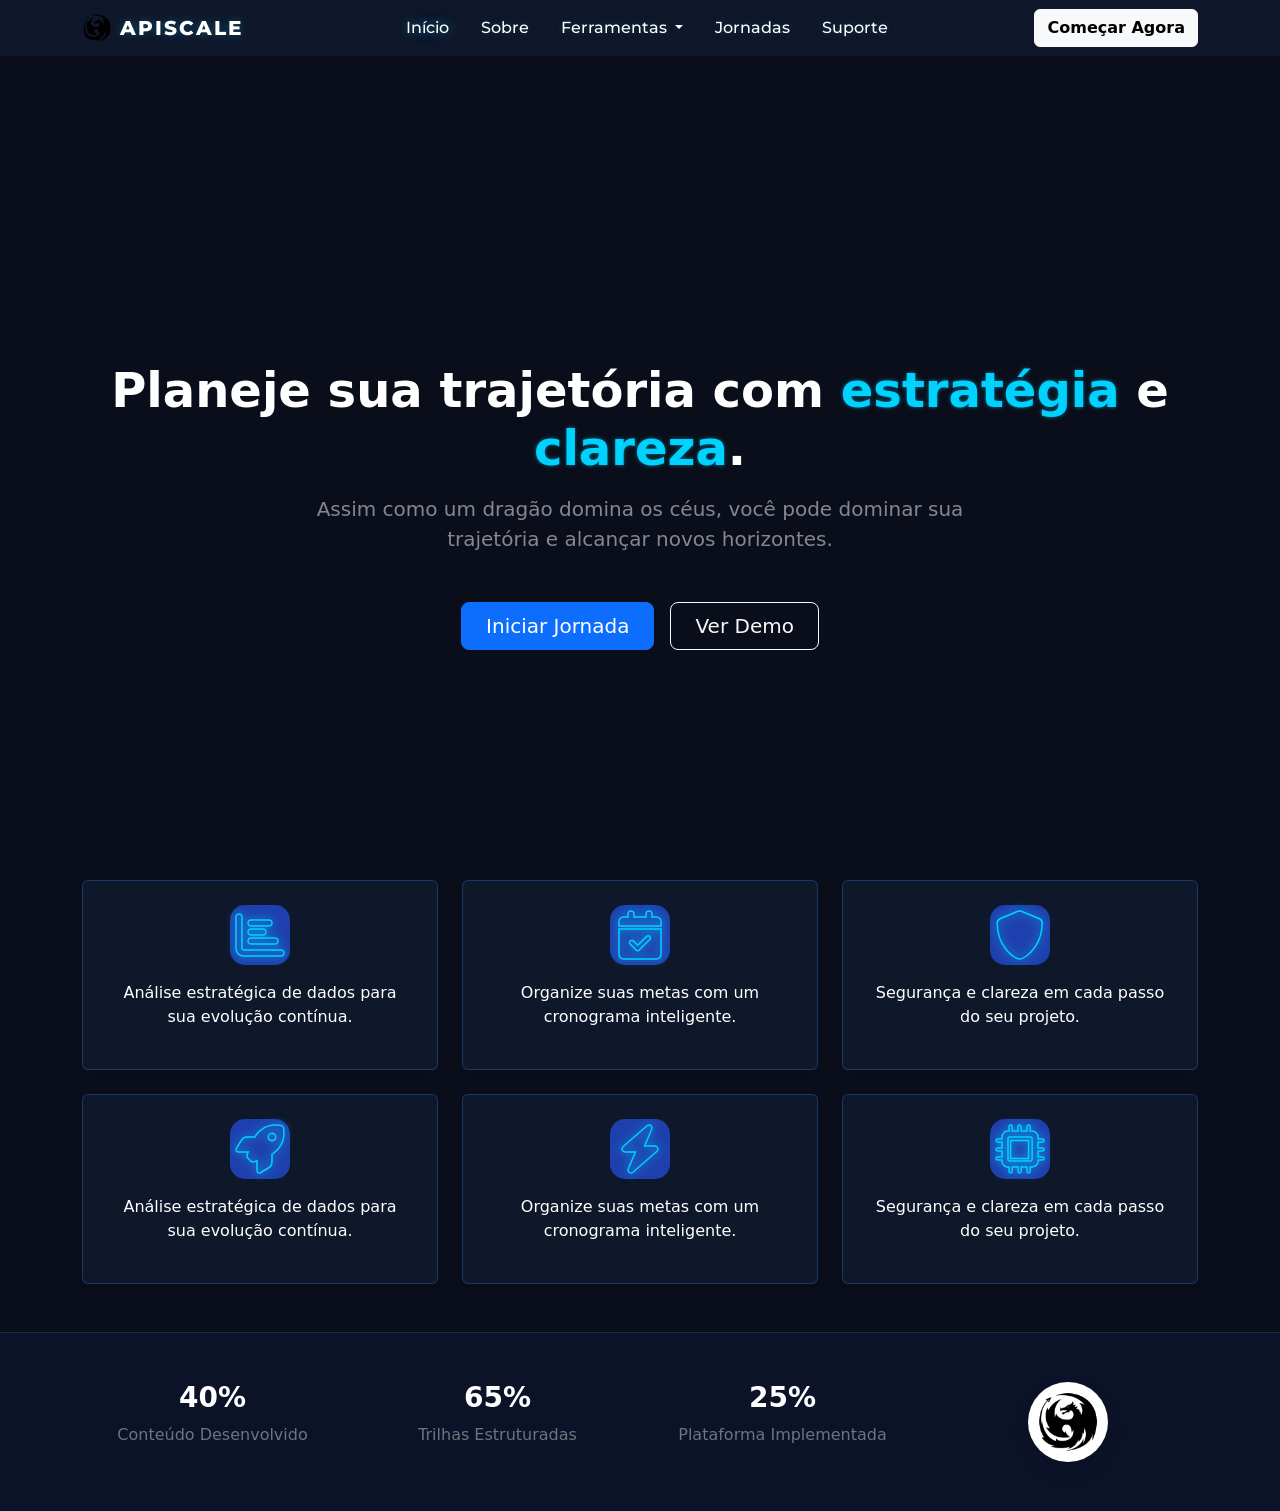
<file: index.html>
<!DOCTYPE html>
<html lang="pt-BR">

<head>
    <meta charset="UTF-8">
    <meta name="viewport" content="width=device-width, initial-scale=1.0">
    <title>Apiscale</title>


    <link rel="icon" type="image/x-icon" href="img/dragao.png">

    <link rel="stylesheet" href="https://cdn.jsdelivr.net/npm/bootstrap-icons@1.13.1/font/bootstrap-icons.min.css">
    <link href="https://cdn.jsdelivr.net/npm/bootstrap@5.3.3/dist/css/bootstrap.min.css" rel="stylesheet">
    <link rel="stylesheet" href="https://cdnjs.cloudflare.com/ajax/libs/font-awesome/6.0.0/css/all.min.css">
    <link href="https://fonts.googleapis.com/css2?family=Montserrat:wght@700;800&display=swap" rel="stylesheet">
    <link rel="stylesheet" href="style.css">
</head>

<body>

    <nav class="navbar navbar-expand-lg bg-dark sticky-top" data-bs-theme="dark">
        <div class="container">
            <a class="navbar-brand d-flex align-items-center gap-2" href="#">
                <img src="img/dragao.png" alt="Logo Apiscale" width="30" height="30">
                <span class="brand-text">APISCALE</span>
            </a>

            <button class="navbar-toggler" type="button" data-bs-toggle="collapse" data-bs-target="#navbarNav">
                <span class="navbar-toggler-icon"></span>
            </button>

            <div class="collapse navbar-collapse" id="navbarNav">
                <ul class="navbar-nav mx-auto gap-lg-3">
                    <li class="nav-item"><a class="nav-link active" href="#">Início</a></li>
                    <li class="nav-item"><a class="nav-link text-white" href="#">Sobre</a></li>
                    <li class="nav-item dropdown">
                        <a class="nav-link dropdown-toggle text-white" href="#" role="button" data-bs-toggle="dropdown">
                            Ferramentas
                        </a>
                        <ul class="dropdown-menu p-2" style="min-width: 15rem; width: max-content;">
                            <div class="row g-0">
                                <div class="col-6">
                                    <li><a class="dropdown-item" href="#"><i class="bi bi-1-square"></i>Ferramenta 1</a>
                                    </li>
                                    <li><a class="dropdown-item" href="#"><i class="bi bi-amazon"></i>Ferramenta 2</a>
                                    </li>
                                    <li><a class="dropdown-item" href="#"><i class="bi bi-at"></i>Ferramenta 3</a></li>
                                </div>
                                <div class="col-6">
                                    <li><a class="dropdown-item" href="#"><i class="bi bi-badge-4k"></i>Ferramenta 4</a>
                                    </li>
                                    <li><a class="dropdown-item" href="#"><i class="bi bi-backpack"></i>Ferramenta 5</a>
                                    </li>
                                    <li><a class="dropdown-item" href="#"><i class="bi bi-award"></i>Ferramenta 6</a>
                                    </li>
                                </div>
                        </ul>
                    </li>
                    <li class="nav-item"><a class="nav-link text-white" href="#">Jornadas</a></li>
                    <li class="nav-item"><a class="nav-link text-white" href="#">Suporte</a></li>
                </ul>
                <button type="button" class="btn btn-light fw-bold">Começar Agora</button>
            </div>
        </div>
    </nav>

    <main>

        <section class="hero-fixed py-5 text-center">
            <div class="container py-5">
                <h1 class="display-5 fw-bold mb-3 text-white">
                    Planeje sua trajetória com <span class="text-primary-emphasis">estratégia</span> e <span
                        class="text-primary-emphasis">clareza</span>.
                </h1>
                <p class="lead text-white-50 mb-5 mx-auto" style="max-width: 700px;">
                    Assim como um dragão domina os céus, você pode dominar sua trajetória e alcançar novos horizontes.
                </p>
                <div class="d-flex justify-content-center gap-3">
                    <a href="#" class="btn btn-primary btn-lg px-4 rounded-3">Iniciar Jornada</a>
                    <a href="#" class="btn btn-outline-light btn-lg px-4 rounded-3">Ver Demo</a>
                </div>
            </div>
        </section>


        <section class="overlap-section">
            <div class="container">
                <div class="row g-4 gy-4">
                    <div class="col-md-4">
                        <div class="feature-card p-4 rounded shadow-sm text-white bg-dark">
                            <div class="icon-box mb-3"><i class="fas fa-chart-bar fa-2x neon-vazado"></i></div>
                            <p>Análise estratégica de dados para sua evolução contínua.</p>
                        </div>
                    </div>
                    <div class="col-md-4">
                        <div class="feature-card p-4 rounded shadow-sm text-white bg-dark">
                            <div class="icon-box mb-3"><i class="fas fa-calendar-check fa-2x neon-vazado"></i></div>
                            <p>Organize suas metas com um cronograma inteligente.</p>
                        </div>
                    </div>
                    <div class="col-md-4">
                        <div class="feature-card p-4 rounded shadow-sm text-white bg-dark">
                            <div class="icon-box mb-3"><i class="fas fa-shield-alt fa-2x neon-vazado"></i></div>
                            <p>Segurança e clareza em cada passo do seu projeto.</p>
                        </div>
                    </div>
                    <div class="col-md-4">
                        <div class="feature-card p-4 rounded shadow-sm text-white bg-dark">
                            <div class="icon-box mb-3"><i class="fas fa-rocket fa-2x neon-vazado"></i></div>
                            <p>Análise estratégica de dados para sua evolução contínua.</p>
                        </div>
                    </div>
                    <div class="col-md-4">
                        <div class="feature-card p-4 rounded shadow-sm text-white bg-dark">
                            <div class="icon-box mb-3"><i class="fas fa-bolt fa-2x neon-vazado"></i></div>
                            <p>Organize suas metas com um cronograma inteligente.</p>
                        </div>
                    </div>
                    <div class="col-md-4">
                        <div class="feature-card p-4 rounded shadow-sm text-white bg-dark">
                            <div class="icon-box mb-3"><i class="fas fa-microchip fa-2x neon-vazado"></i></div>
                            <p>Segurança e clareza em cada passo do seu projeto.</p>
                        </div>
                    </div>
                </div>
            </div>
        </section>


        <section class="stats-custom py-5 mt-5">
            <div class="container">
                <div class="row text-center align-items-center g-4">
                    <div class="col-6 col-md-3">
                        <h3 class="fw-bold">40%</h3>
                        <p class="text-secondary">Conteúdo Desenvolvido</p>
                    </div>
                    <div class="col-6 col-md-3">
                        <h3 class="fw-bold">65%</h3>
                        <p class="text-secondary">Trilhas Estruturadas</p>
                    </div>
                    <div class="col-6 col-md-3">
                        <h3 class="fw-bold">25%</h3>
                        <p class="text-secondary">Plataforma Implementada</p>
                    </div>
                    <div class="col-6 col-md-3">
                        <div class="mx-auto bg-white rounded-circle d-flex align-items-center justify-content-center shadow"
                            style="width: 80px; height: 80px;">
                            <img src="img/dragao.png" alt="Mascote" class="img-fluid p-2">
                        </div>
                    </div>
                </div>
            </div>
        </section>
    </main>


    <script src="https://cdn.jsdelivr.net/npm/bootstrap@5.3.3/dist/js/bootstrap.bundle.min.js"></script>
</body>

</html>
</file>
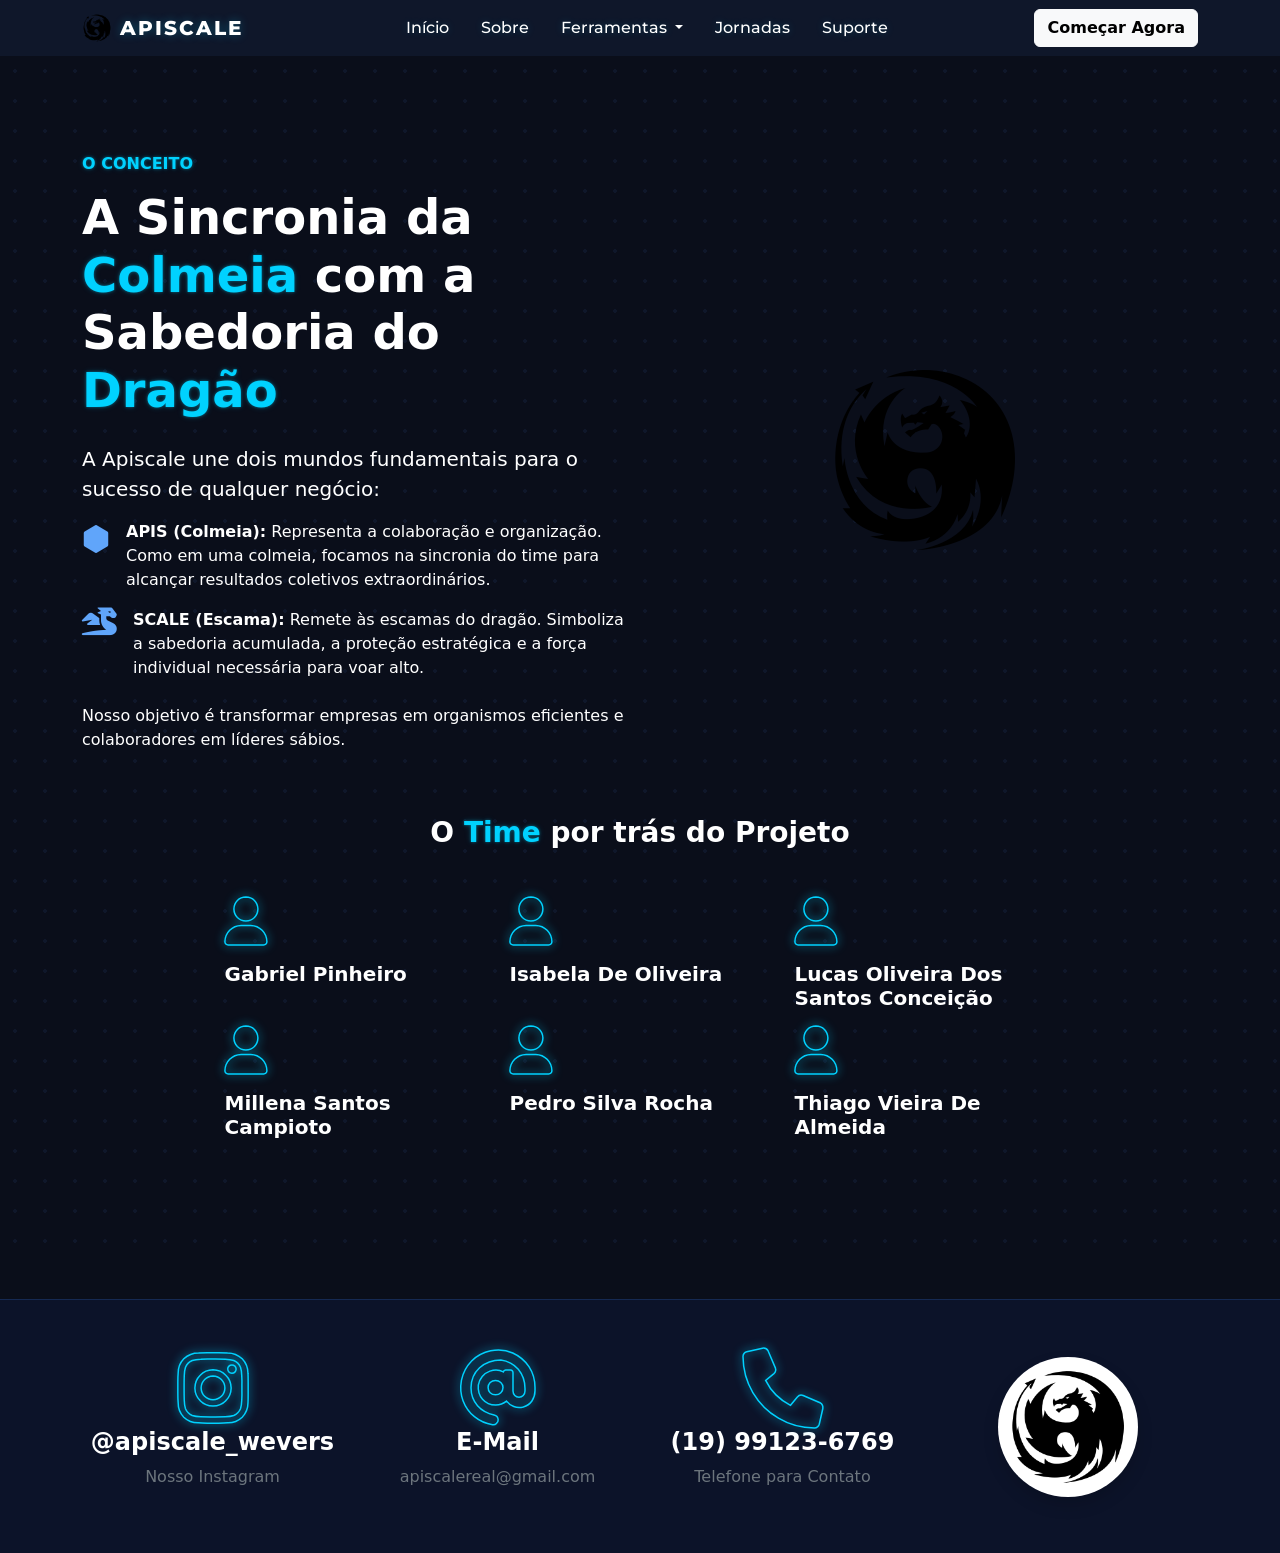
<file: sobre.html>
<!DOCTYPE html>
<html lang="pt-BR">

<head>
    <meta charset="UTF-8">
    <meta name="viewport" content="width=device-width, initial-scale=1.0">
    <title>Apiscale</title>


    <link rel="icon" type="image/x-icon" href="img/dragao.png">

    <link rel="stylesheet" href="https://cdn.jsdelivr.net/npm/bootstrap-icons@1.13.1/font/bootstrap-icons.min.css">
    <link href="https://cdn.jsdelivr.net/npm/bootstrap@5.3.3/dist/css/bootstrap.min.css" rel="stylesheet">
    <link rel="stylesheet" href="https://cdnjs.cloudflare.com/ajax/libs/font-awesome/6.0.0/css/all.min.css">
    <link href="https://fonts.googleapis.com/css2?family=Montserrat:wght@700;800&display=swap" rel="stylesheet">
    <link rel="stylesheet" href="style.css">
</head>

<body>

    <nav class="navbar navbar-expand-lg bg-dark sticky-top" data-bs-theme="dark">
        <div class="container">
            <a class="navbar-brand d-flex align-items-center gap-2" href="#">
                <img src="img/dragao.png" alt="Logo Apiscale" width="30" height="30">
                <span class="brand-text">APISCALE</span>
            </a>

            <button class="navbar-toggler" type="button" data-bs-toggle="collapse" data-bs-target="#navbarNav">
                <span class="navbar-toggler-icon"></span>
            </button>

            <div class="collapse navbar-collapse" id="navbarNav">
                <ul class="navbar-nav mx-auto gap-lg-3">
                    <li class="nav-item"><a class="nav-link text-white" href="index.html">Início</a></li>
                    <li class="nav-item"><a class="nav-link text-white" href="sobre.html">Sobre</a></li>
                    <li class="nav-item dropdown">
                        <a class="nav-link dropdown-toggle text-white" href="#" role="button" data-bs-toggle="dropdown">
                            Ferramentas
                        </a>
                        <ul class="dropdown-menu p-2" style="min-width: 15rem; width: max-content;">
                            <div class="row g-0">
                                <div class="col-6">
                                    <li><a class="dropdown-item" href="#"><i class="bi bi-columns-gap me-2"></i>Dashboard</a>
                                    </li>
                                    <li><a class="dropdown-item" href="#"><i class="bi bi-card-checklist me-2"></i>Tarefas</a>
                                    </li>
                                    <li><a class="dropdown-item" href="#"><i class="bi bi-people me-2"></i>Meus Grupos</a></li>
                                </div>
                                <div class="col-6">
                                    <li><a class="dropdown-item" href="#"><i class="bi bi-calendar4 me-2"></i>Calendário</a>
                                    </li>
                                    <li><a class="dropdown-item" href="#"><i class="bi bi-file-earmark-text me-2"></i>Documentos</a>
                                    </li>
                                    <li><a class="dropdown-item" href="suporte.html"><i class="bi bi-headset me-2"></i>Suporte</a>
                                    </li>
                                </div>
                        </ul>
                    </li>
                    <li class="nav-item"><a class="nav-link text-white" href="#">Jornadas</a></li>
                    <li class="nav-item"><a class="nav-link text-white" href="suporte.html">Suporte</a></li>
                </ul>
                <button type="button" class="btn btn-light fw-bold">Começar Agora</button>
            </div>
        </div>
    </nav>

    <main>

        <section class="about-section py-5">
            <div class="container py-5">
                <div class="row align-items-center mb-5">
                    <div class="col-lg-6">
                        <h6 class="text-primary-emphasis fw-bold text-uppercase mb-3 neon-sobre-wevers">O Conceito</h6>
                        <h2 class="display-5 fw-bold mb-4">A Sincronia da <span
                                class="text-primary-emphasis neon-sobre-wevers">Colmeia</span> com a Sabedoria do <span
                                class="text-primary-emphasis neon-sobre-wevers">Dragão</span></h2>

                        <div class="concept-box mb-4">
                            <p class="text-gray lead">
                                A <strong>Apiscale</strong> une dois mundos fundamentais para o sucesso de qualquer
                                negócio:
                            </p>

                            <div class="d-flex gap-3 mb-3">
                                <i class="bi bi-hexagon-fill text-primary-emphasis fs-3"></i>
                                <p class="text-gray m-0">
                                    <strong>APIS (Colmeia):</strong> Representa a colaboração e organização. Como em uma
                                    colmeia, focamos na sincronia do time para alcançar resultados coletivos
                                    extraordinários.
                                </p>
                            </div>

                            <div class="d-flex gap-3">
                                <i class="fas fa-dragon text-primary-emphasis fs-3"></i>
                                <p class="text-gray m-0">
                                    <strong>SCALE (Escama):</strong> Remete às escamas do dragão. Simboliza a sabedoria
                                    acumulada, a proteção estratégica e a força individual necessária para voar alto.
                                </p>
                            </div>
                        </div>

                        <p class="text-gray">
                            Nosso objetivo é transformar empresas em organismos eficientes e colaboradores em líderes
                            sábios.
                        </p>
                    </div>
                    <div class="col-lg-6 text-center">
                        <div class="about-icon-glow">
                            <img src="img/dragao.png" alt="Logo Apiscale" class="img-fluid floating-img">
                        </div>
                    </div>
                </div>

                <h3 class="text-center fw-bold mb-5 mt-5">O <span
                        class="text-primary-emphasis neon-sobre-wevers">Time</span> por trás do Projeto</h3>

                <div class="row g-4 justify-content-center">
                    <!-- Integrante 1 -->
                    <div class="col-md-3">
                        <div class="team-card">
                            <div class="team-img-box mb-3">
                                <i class="fas fa-user fa-3x neon-vazado"></i>
                            </div>
                            <h5 class="fw-bold mb-1">Gabriel Pinheiro</h5>
                            <p class="text-gray small"></p>
                        </div>
                    </div>
                    <!-- Integrante 2 -->
                    <div class="col-md-3">
                        <div class="team-card">
                            <div class="team-img-box mb-3">
                                <i class="fas fa-user fa-3x neon-vazado"></i>
                            </div>
                            <h5 class="fw-bold mb-1">Isabela De Oliveira</h5>
                            <p class="text-gray small"></p>
                        </div>
                    </div>
                    <!-- Integrante 3 -->
                    <div class="col-md-3">
                        <div class="team-card">
                            <div class="team-img-box mb-3">
                                <i class="fas fa-user fa-3x neon-vazado"></i>
                            </div>
                            <h5 class="fw-bold mb-1">Lucas Oliveira Dos Santos Conceição</h5>
                            <p class="text-gray small"></p>
                        </div>
                    </div>
                </div>
                <div class="row g-4 justify-content-center">
                    <!-- Integrante 4 -->
                    <div class="col-md-3">
                        <div class="team-card">
                            <div class="team-img-box mb-3">
                                <i class="fas fa-user fa-3x neon-vazado"></i>
                            </div>
                            <h5 class="fw-bold mb-1">Millena Santos Campioto</h5>
                            <p class="text-gray small"></p>
                        </div>
                    </div>
                    <!-- Integrante 5-->
                    <div class="col-md-3">
                        <div class="team-card">
                            <div class="team-img-box mb-3">
                                <i class="fas fa-user fa-3x neon-vazado"></i>
                            </div>
                            <h5 class="fw-bold mb-1">Pedro Silva Rocha</h5>
                            <p class="text-gray small"></p>
                        </div>
                    </div>
                    <!-- Integrante 6 -->
                    <div class="col-md-3">
                        <div class="team-card">
                            <div class="team-img-box mb-3">
                                <i class="fas fa-user fa-3x neon-vazado"></i>
                            </div>
                            <h5 class="fw-bold mb-1">Thiago Vieira De Almeida</h5>
                            <p class="text-gray small"></p>
                        </div>
                    </div>
                </div>
            </div>
        </section>
        <section class="stats-custom py-5 mt-5">
            <div class="container">
                <div class="row text-center align-items-center g-4">
                    <div class="col-6 col-md-3">
                        <i class="fa-brands fa-instagram neon-vazado fa-5x"></i>
                        <h4 class="fw-bold">@apiscale_wevers</h4>
                        <p class="text-secondary">Nosso Instagram</p>
                    </div>
                    <div class="col-6 col-md-3">
                        <i class="fa-solid fa-at neon-vazado fa-5x"></i>
                        <h4 class="fw-bold">E-Mail</h4>
                        <p class="text-secondary">apiscalereal@gmail.com</p>
                    </div>
                    <div class="col-6 col-md-3">
                        <i class="fa-solid fa-phone neon-vazado fa-5x"></i>
                        <h4 class="fw-bold">(19) 99123-6769</h4>
                        <p class="text-secondary">Telefone para Contato</p>
                    </div>
                    <div class="col-6 col-md-3">
                        <div class="mx-auto bg-white rounded-circle d-flex align-items-center justify-content-center shadow"
                            style="width: 140px; height: 140px;">
                            <img src="img/dragao.png" alt="Mascote" class="img-fluid p-2">
                        </div>
                    </div>
                </div>
            </div>
        </section>
    </main>


    <script src="https://cdn.jsdelivr.net/npm/bootstrap@5.3.3/dist/js/bootstrap.bundle.min.js"></script>
</body>

</html>
</file>
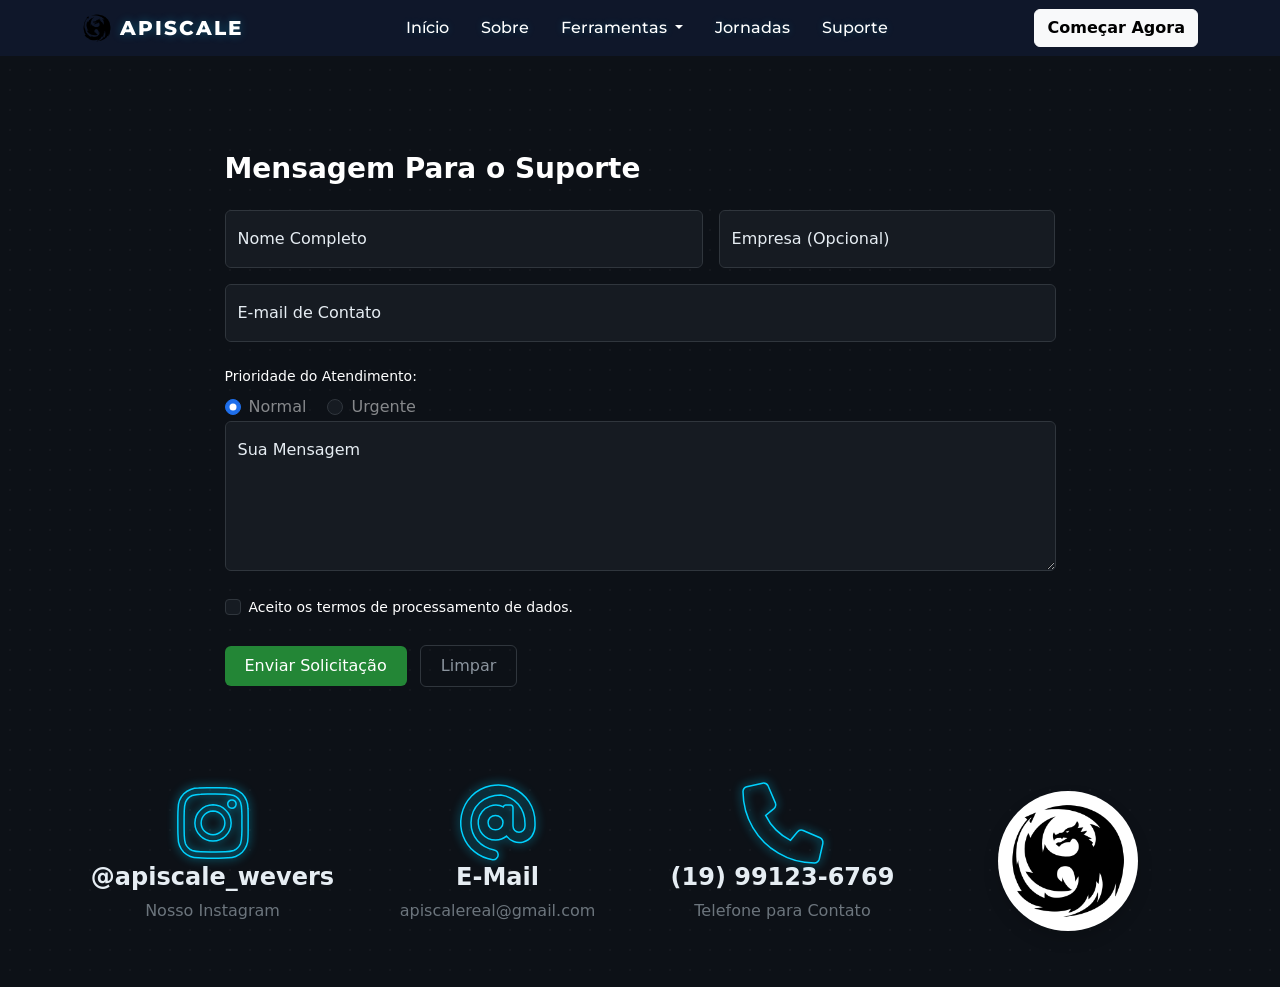
<file: suporte.html>
<!DOCTYPE html>
<html lang="pt-BR">

<head>
    <meta charset="UTF-8">
    <meta name="viewport" content="width=device-width, initial-scale=1.0">
    <title>Apiscale</title>


    <link rel="icon" type="image/x-icon" href="img/dragao.png">

    <link rel="stylesheet" href="https://cdn.jsdelivr.net/npm/bootstrap-icons@1.13.1/font/bootstrap-icons.min.css">
    <link href="https://cdn.jsdelivr.net/npm/bootstrap@5.3.3/dist/css/bootstrap.min.css" rel="stylesheet">
    <link rel="stylesheet" href="https://cdnjs.cloudflare.com/ajax/libs/font-awesome/6.0.0/css/all.min.css">
    <link href="https://fonts.googleapis.com/css2?family=Montserrat:wght@700;800&display=swap" rel="stylesheet">
    <link rel="stylesheet" href="suporte.css">
</head>

<body>

    <nav class="navbar navbar-expand-lg bg-dark sticky-top" data-bs-theme="dark">
        <div class="container">
            <a class="navbar-brand d-flex align-items-center gap-2" href="#">
                <img src="img/dragao.png" alt="Logo Apiscale" width="30" height="30">
                <span class="brand-text">APISCALE</span>
            </a>

            <button class="navbar-toggler" type="button" data-bs-toggle="collapse" data-bs-target="#navbarNav">
                <span class="navbar-toggler-icon"></span>
            </button>

            <div class="collapse navbar-collapse" id="navbarNav">
                <ul class="navbar-nav mx-auto gap-lg-3">
                    <li class="nav-item"><a class="nav-link text-white" href="index.html">Início</a></li>
                    <li class="nav-item"><a class="nav-link text-white" href="sobre.html">Sobre</a></li>
                    <li class="nav-item dropdown">
                        <a class="nav-link dropdown-toggle text-white" href="#" role="button" data-bs-toggle="dropdown">
                            Ferramentas
                        </a>
                        <ul class="dropdown-menu p-2" style="min-width: 15rem; width: max-content;">
                            <div class="row g-0">
                                <div class="col-6">
                                    <li><a class="dropdown-item" href="#"><i class="bi bi-columns-gap me-2"></i>Dashboard</a>
                                    </li>
                                    <li><a class="dropdown-item" href="#"><i class="bi bi-card-checklist me-2"></i>Tarefas</a>
                                    </li>
                                    <li><a class="dropdown-item" href="#"><i class="bi bi-people me-2"></i>Meus Grupos</a></li>
                                </div>
                                <div class="col-6">
                                    <li><a class="dropdown-item" href="#"><i class="bi bi-calendar4 me-2"></i>Calendário</a>
                                    </li>
                                    <li><a class="dropdown-item" href="#"><i class="bi bi-file-earmark-text me-2"></i>Documentos</a>
                                    </li>
                                    <li><a class="dropdown-item" href="suporte.html"><i class="bi bi-headset me-2"></i>Suporte</a>
                                    </li>
                                </div>
                        </ul>
                    </li>
                    <li class="nav-item"><a class="nav-link text-white" href="#">Jornadas</a></li>
                    <li class="nav-item"><a class="nav-link text-white" href="suporte.html">Suporte</a></li>
                </ul>
                <button type="button" class="btn btn-light fw-bold">Começar Agora</button>
            </div>
        </div>
    </nav>

    <main>

        <main class="container my-5 pt-5">
            <div class="row justify-content-center">
                <div class="col-lg-9 col-md-11">
                    <h3 class="mb-4 fw-semibold text-white">Mensagem Para o Suporte</h3>

                    <form class="row g-3">
                        <div class="col-md-7">
                            <div class="form-floating">
                                <input type="text" class="form-control" id="nome" placeholder="Nome" required>
                                <label for="nome">Nome Completo</label>
                            </div>
                        </div>

                        <div class="col-md-5">
                            <div class="form-floating">
                                <input type="text" class="form-control" id="empresa" placeholder="Empresa">
                                <label for="empresa">Empresa (Opcional)</label>
                            </div>
                        </div>

                        <div class="col-md-12">
                            <div class="form-floating">
                                <input type="email" class="form-control" id="email" placeholder="E-mail" required>
                                <label for="email">E-mail de Contato</label>
                            </div>
                        </div>

                        <div class="col-md-12 py-2">
                            <label class="form-label text-white small d-block">Prioridade do Atendimento:</label>
                            <div class="form-check form-check-inline">
                                <input type="radio" name="prio" id="p1" class="form-check-input" checked>
                                <label for="p1" class="form-check-label text-white-50">Normal</label>
                            </div>
                            <div class="form-check form-check-inline">
                                <input type="radio" name="prio" id="p2" class="form-check-input">
                                <label for="p2" class="form-check-label text-white-50">Urgente</label>
                            </div>
                            <div class="col-12">
                                <div class="form-floating">
                                    <textarea class="form-control" id="mensagem" placeholder="Sua mensagem"
                                        style="height: 150px" required></textarea>
                                    <label for="mensagem">Sua Mensagem</label>
                                </div>
                            </div>
                        </div>

                        <div class="col-12">
                            <div class="form-check">
                                <input type="checkbox" id="termos" class="form-check-input" required>
                                <label for="termos" class="form-check-label text-white small">Aceito os termos de
                                    processamento de dados.</label>
                            </div>
                        </div>

                        <div class="col-12 mt-4">
                            <button type="submit" class="btn btn-primary-custom">Enviar Solicitação</button>
                            <button type="reset" class="btn btn-outline-custom ms-2">Limpar</button>
                        </div>
                    </form>
                </div>
            </div>
        </main>

        <section class="stats-custom py-5 mt-5">
            <div class="container">
                <div class="row text-center align-items-center g-4">
                    <div class="col-6 col-md-3">
                        <i class="fa-brands fa-instagram neon-vazado fa-5x"></i>
                        <h4 class="fw-bold">@apiscale_wevers</h4>
                        <p class="text-secondary">Nosso Instagram</p>
                    </div>
                    <div class="col-6 col-md-3">
                        <i class="fa-solid fa-at neon-vazado fa-5x"></i>
                        <h4 class="fw-bold">E-Mail</h4>
                        <p class="text-secondary">apiscalereal@gmail.com</p>
                    </div>
                    <div class="col-6 col-md-3">
                        <i class="fa-solid fa-phone neon-vazado fa-5x"></i>
                        <h4 class="fw-bold">(19) 99123-6769</h4>
                        <p class="text-secondary">Telefone para Contato</p>
                    </div>
                    <div class="col-6 col-md-3">
                        <div class="mx-auto bg-white rounded-circle d-flex align-items-center justify-content-center shadow"
                            style="width: 140px; height: 140px;">
                            <img src="img/dragao.png" alt="Mascote" class="img-fluid p-2">
                        </div>
                    </div>
                </div>
            </div>
        </section>
    </main>


    <script src="https://cdn.jsdelivr.net/npm/bootstrap@5.3.3/dist/js/bootstrap.bundle.min.js"></script>
</body>

</html>
</file>
<file: style.css>
:root {
    --bg-dark: #0a0e1a;
    --bg-card: #0f172a;
    --primary-blue: #3b82f6;
    --secondary-blue: #1e40af;
    --text-white: #ffffff;
    --text-gray: #94a3b8;
    --accent-blue: #60a5fa;
}


body {
    background-color: var(--bg-dark) !important;
    color: var(--text-white);
    font-family: system-ui, -apple-system, sans-serif;
}


.bg-dark,
.dropdown-menu {
    background-color: #0f172a !important;
}


.hero-fixed {
    height: 100vh;
    display: flex;
    align-items: center;
    justify-content: center;
    text-align: center;
    background: linear-gradient(rgba(10, 14, 26, 0.8), rgba(10, 14, 26, 0.8)),
        url('https://images.unsplash.com/photo-1534447677768-be436bb09401?auto=format&fit=crop&w=1920&q=80');
    background-size: cover;
    background-position: center;
    background-attachment: fixed;
}

/* Seção de Sobreposição (Cards) */
.overlap-section {
    margin-top: -100px;
    position: relative;
    z-index: 10;
    background-color: var(--bg-dark);
}

.feature-card {
    background-color: var(--bg-card);
    padding: 40px 30px;
    border-radius: 20px;
    border: 1px solid rgba(59, 130, 246, 0.3);
    text-align: center;
    transition: transform 0.3s ease, box-shadow 0.3s ease;
    height: 100%;
}

.feature-card:hover {
    transform: translateY(-10px);
    box-shadow: 0 10px 30px rgba(59, 130, 246, 0.2);
}

.icon-box {
    width: 60px;
    height: 60px;
    background-color: var(--secondary-blue);
    border-radius: 15px;
    display: flex;
    align-items: center;
    justify-content: center;
    margin: 0 auto 25px;
    font-size: 1.5rem;
    color: white;
}


.stats-custom {
    background-color: rgba(30, 64, 175, 0.1);
    border-top: 1px solid rgba(59, 130, 246, 0.2);
    padding: 80px 0;
}

.stat-item h3 {
    font-size: 3rem;
    font-weight: 700;
    color: var(--text-white);
    margin-bottom: 0.5rem;
}

.stat-item p {
    color: var(--text-gray);
    margin-bottom: 0;
}


.text-primary-emphasis {
    color: var(--accent-blue) !important;
}

@media (min-width: 992px) {
    .nav-item.dropdown .dropdown-menu {
        display: block !important;
        visibility: hidden;
        opacity: 0;
        left: 50%;
        transform: translateX(-50%) translateY(15px);
        transition: all 0.3s ease-in-out;
        pointer-events: none;
    }

    .nav-item.dropdown .dropdown-menu.show {
        visibility: visible;
        opacity: 1;
        transform: translateX(-50%) translateY(0);
        pointer-events: auto;
    }
}

@media (max-width: 991px) {
    .dropdown-menu {
        min-width: 100% !important;
    }
}

/*AQUI É NEON AZUL NOS ICONES E DO EFEITO DE CONTORNO*/
.neon-vazado {
    color: transparent !important;
    -webkit-text-stroke: 1.5px #00d2ff;
    filter: drop-shadow(0 0 5px #00d2ff);
    transition: all 0.3s ease;
}

.feature-card:hover .neon-vazado {
    -webkit-text-stroke: 1.5px #fff;
    filter: drop-shadow(0 0 10px #00d2ff) drop-shadow(0 0 20px #00d2ff);
}

/*AQUI É NEON AZUL NOS ICONES E DO EFEITO DE CONTORNO*/

.brand-text {
    font-family: 'Montserrat', sans-serif;
    font-weight: 800;
    letter-spacing: 2px;
    font-size: 1.25rem;
    color: #fff;
    text-transform: uppercase;

    text-shadow: 0 0 10px rgba(0, 210, 255, 0.3);
    /*ESSA LINHA DA O NEON NA LOGO*/
}

/*NEON NEON NEON NEON NEON NEON NEON NEON NEON NEON NEON NEON NEON NEON NEON*/
.navbar-nav .nav-link {
    color: #ffffff !important;
    font-family: 'Montserrat', sans-serif;
    font-weight: 500;
    transition: all 0.3s ease;
    text-shadow: 0 0 8px rgba(0, 210, 255, 0.2);
}

.navbar-nav .nav-link:hover {
    color: #ffffff !important;
    text-shadow: 0 0 15px rgba(0, 210, 255, 0.8);
}

.navbar-nav .nav-link.active {
    color: #ffffff !important;
    text-shadow: 0 0 12px rgba(0, 210, 255, 0.6);
}

/*NEON NEON NEON NEON NEON NEON NEON NEON NEON NEON NEON NEON NEON NEON*/

/*NEON NO TEXTO AZUL DA TELA INICIAL*/
.hero-fixed h1 .text-primary-emphasis {
    color: #00d2ff !important;
    text-shadow: 0 0 3px rgba(0, 210, 255, 0.4),
        0 0 6px rgba(0, 210, 255, 0.2);
    font-weight: 800;
    display: inline-block;
}

/*NEON NO TEXTO AZUL DA TELA INICIAL*/

.about-section {
    background-image: radial-gradient(var(--bg-card) 2px, transparent 2px);
    background-size: 30px 30px;
    position: relative;
}

.neon-sobre-wevers {
    color: #00d2ff !important;
    text-shadow: 0 0 3px rgba(0, 210, 255, 0.4),
        0 0 6px rgba(0, 210, 255, 0.2);
    font-weight: 800;
    display: inline-block;
}

.neon-vazado {
    color: transparent !important;
    -webkit-text-stroke: 1.5px #00d2ff;
    filter: drop-shadow(0 0 5px #00d2ff);
    transition: all 0.3s ease;
}

.feature-card:hover .neon-vazado {
    -webkit-text-stroke: 1.5px #fff;
    filter: drop-shadow(0 0 10px #00d2ff) drop-shadow(0 0 20px #00d2ff);
}
</file>
<file: suporte.css>
.brand-text {
    font-family: 'Montserrat', sans-serif;
    font-weight: 800;
    letter-spacing: 2px;
    font-size: 1.25rem;
    color: #fff !important;
    text-transform: uppercase;
    text-shadow: 0 0 10px rgba(0, 210, 255, 0.3);
}

.navbar-nav .nav-link {
    color: #ffffff !important;
    font-family: 'Montserrat', sans-serif;
    font-weight: 500;
    transition: all 0.3s ease;
    text-shadow: 0 0 8px rgba(0, 210, 255, 0.2);
}

.navbar-nav .nav-link:hover {
    color: #ffffff !important;
    text-shadow: 0 0 15px rgba(0, 210, 255, 0.8) !important;
}

.navbar-nav .nav-link.active {
    color: #ffffff !important;
    text-shadow: 0 0 12px rgba(0, 210, 255, 0.6) !important;
}

.dropdown-menu {
    background-color: #0f172a !important;
    border: 1px solid rgba(59, 130, 246, 0.2);
}

.dropdown-item {
    color: #ffffff !important;
}

.dropdown-item:hover {
    background-color: rgba(59, 130, 246, 0.2) !important;
    color: #00d2ff !important;
}

.navbar,
.bg-dark {
    background-color: #0f172a !important;
}

.neon-vazado {
    color: transparent !important;
    -webkit-text-stroke: 1.5px #00d2ff;
    filter: drop-shadow(0 0 5px #00d2ff);
    transition: all 0.3s ease;
}

.feature-card:hover .neon-vazado {
    -webkit-text-stroke: 1.5px #fff;
    filter: drop-shadow(0 0 10px #00d2ff) drop-shadow(0 0 20px #00d2ff);
}







body {
    background-color: #0d1117 !important;
    background-image: radial-gradient(rgba(255, 255, 255, 0.03) 1px, transparent 1px);
    background-size: 20px 20px;
    color: #e6edf3;
}

.form-floating>.form-control,
.form-floating>.form-select {
    background-color: #161b22 !important;
    border: 1px solid #30363d !important;
    color: #ffffff !important;
    border-radius: 6px;
}




.btn-primary-custom {
    background-color: #238636;
    color: white;
    border: none;
    padding: 8px 20px;
    border-radius: 6px;
    font-weight: 500;
}

.btn-primary-custom:hover {
    background-color: #2ea043;
}

.btn-outline-custom {
    background-color: transparent;
    color: #8b949e;
    border: 1px solid #30363d;
    padding: 8px 20px;
    border-radius: 6px;
}

.btn-outline-custom:hover {
    background-color: #21262d;
    color: #ffffff;
}

/* Ajuste nos Radios */
.form-check-input {
    background-color: #161b22;
    border-color: #30363d;
}

.form-check-input:checked {
    background-color: #1f6feb;
    border-color: #1f6feb;
}

.form-control:focus {
    border-color: transparent;
    box-shadow: none;
}
/*AJUSTE NO SUPORTE (BORDA AZUL E TEXTO)*/
.form-floating > .form-control:focus ~ label,
.form-floating > .form-control:not(:placeholder-shown) ~ label,
.form-floating > .form-select ~ label {
    color: #6c757d !important;
    background-color: transparent !important;
    opacity: 0.8;
}


.form-floating > label::after {
    background-color: transparent !important;
}
</file>
